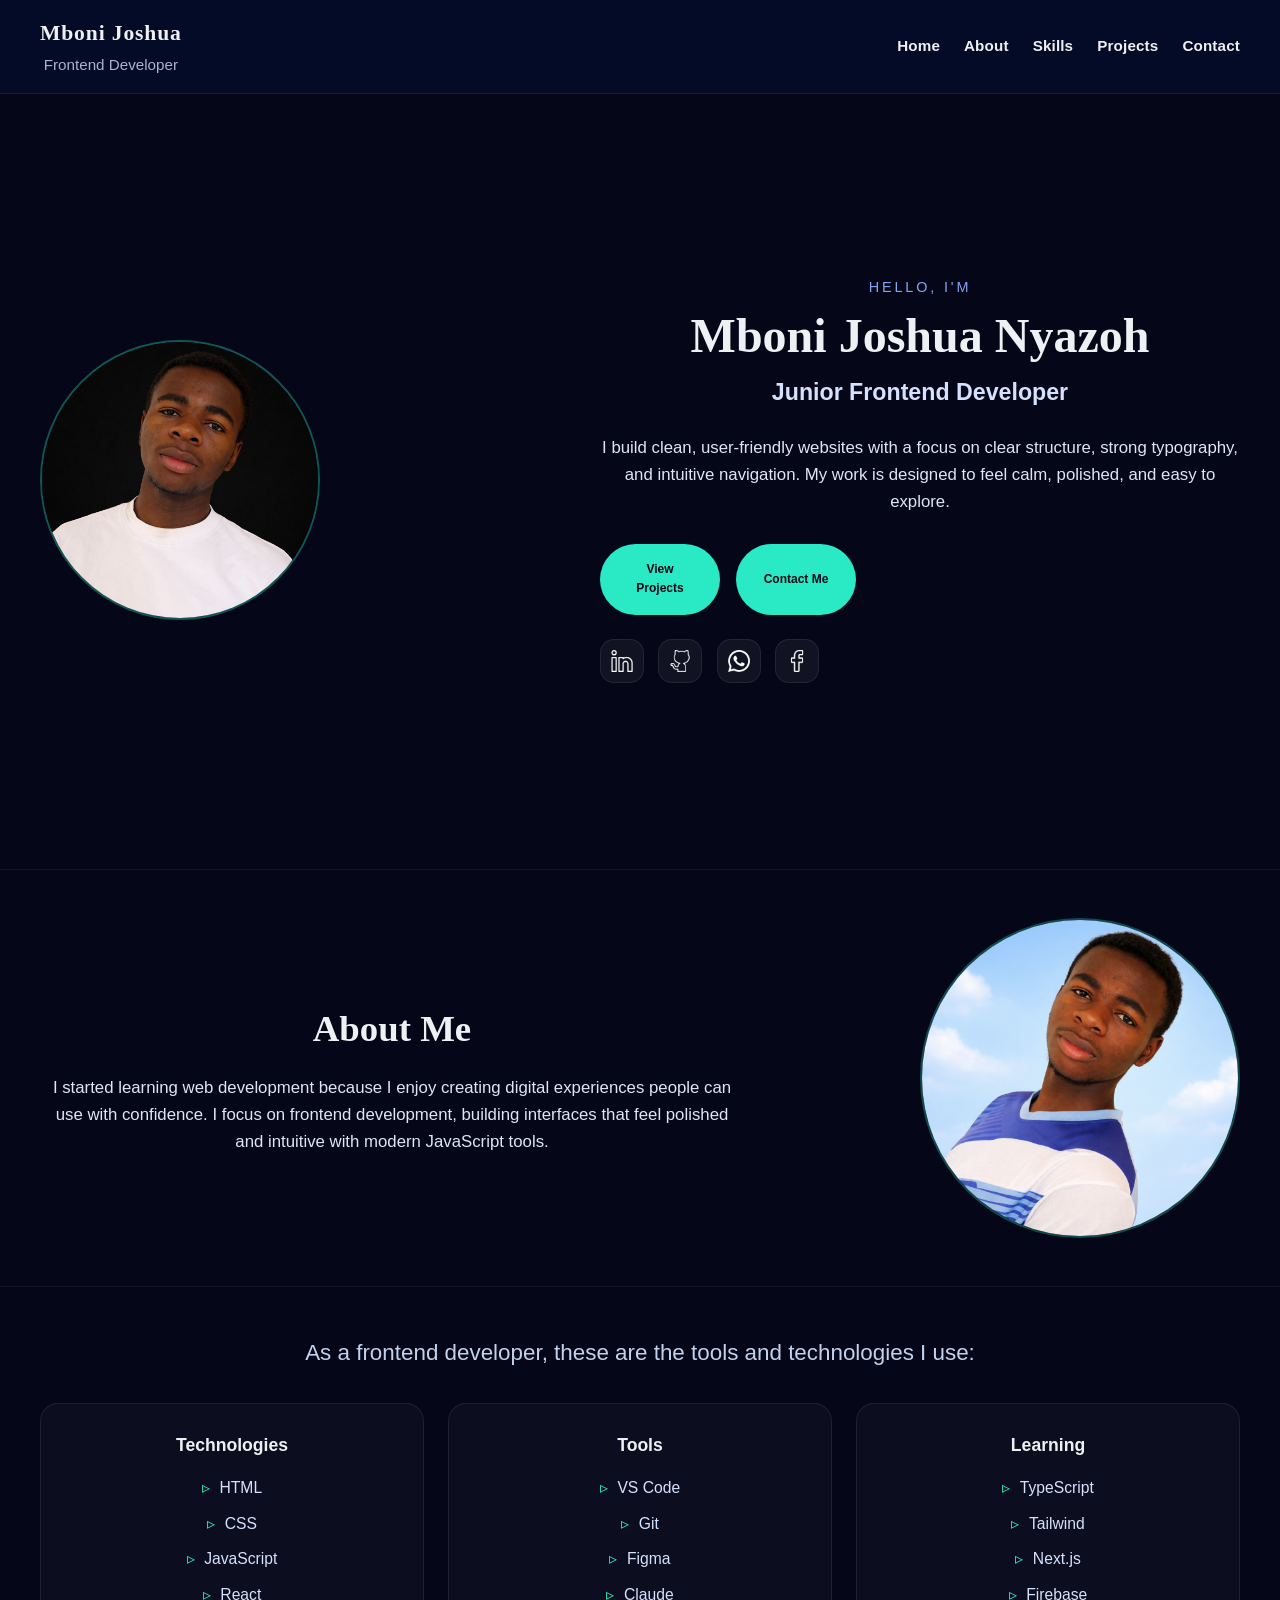
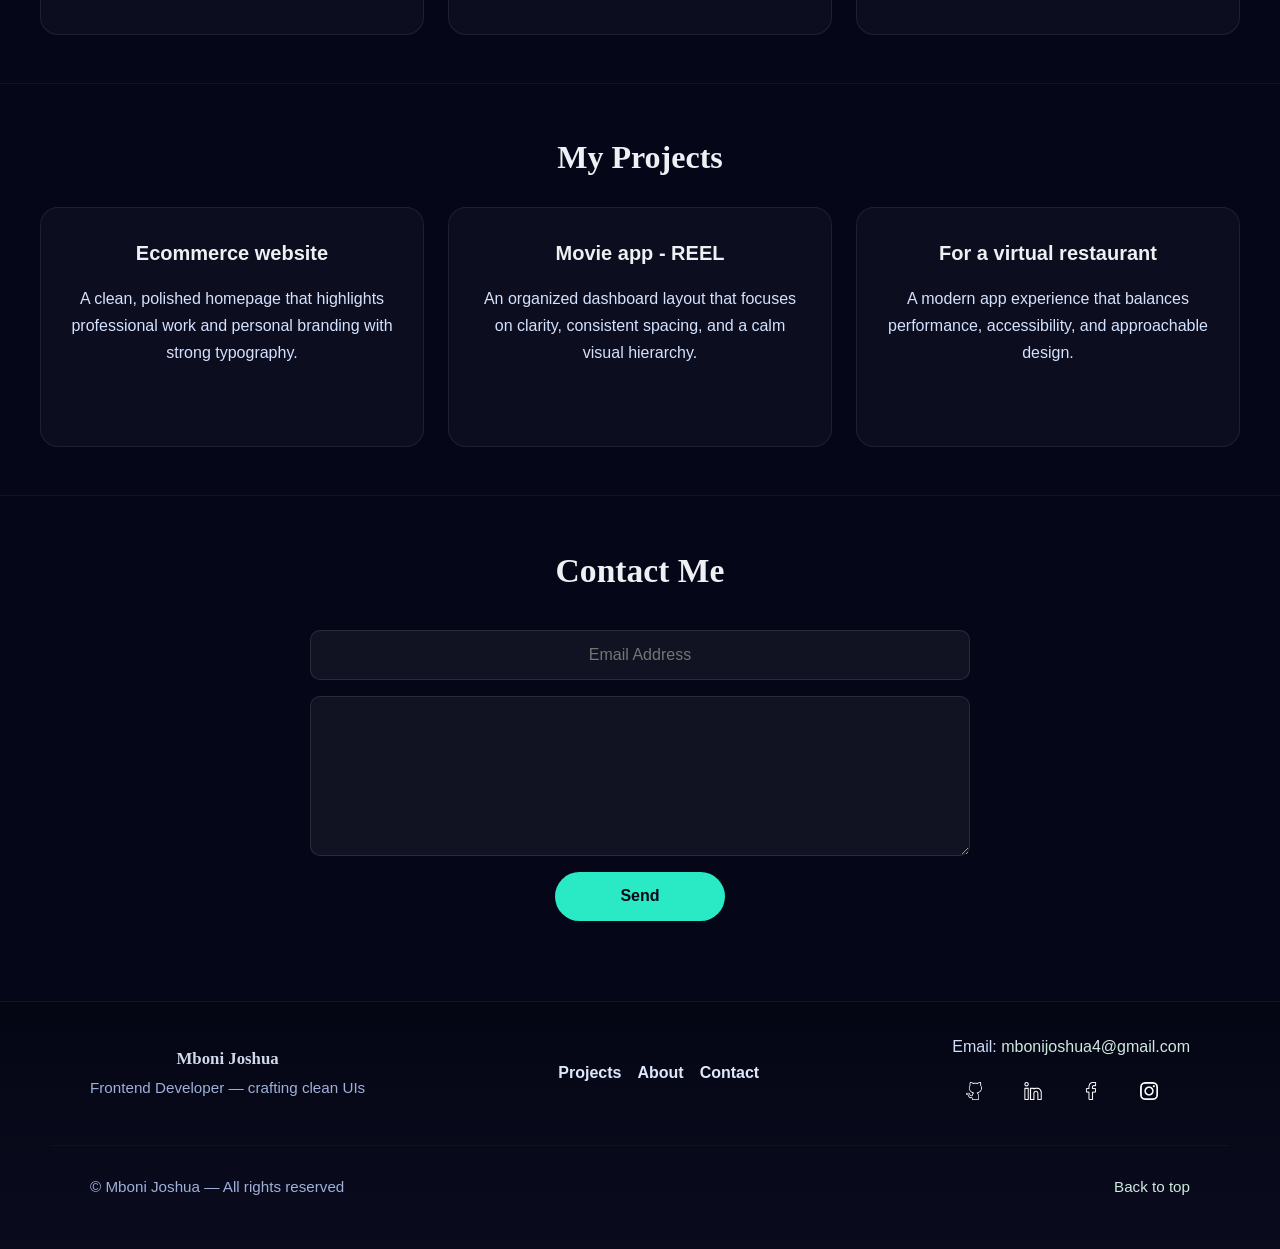
<file: index.html>
<!DOCTYPE html>
<html lang="en">

<head>
    <meta charset="UTF-8">
    <meta name="viewport" content="width=device-width, initial-scale=1.0">
    <title>Mboni Joshua | Portfolio</title>
    <link rel="stylesheet" href="styles.css">
    <link rel="stylesheet" href="media.css">
</head>

<body>
    <header class="navbar-section">
        <div class="brand">
            <h1 class="portfolio">Mboni Joshua</h1>
            <p class="tagline">Frontend Developer</p>
        </div>
        <nav class="navbar-menu" id="primary-navigation">
            <a href="#home">Home</a>
            <a href="#about">About</a>
            <a href="#skills">Skills</a>
            <a href="#projects">Projects</a>
            <a href="#contact">Contact</a>
        </nav>
        <button class="menu-toggle" type="button" aria-label="Open navigation" aria-expanded="false" aria-controls="primary-navigation">
            <span></span>
            <span></span>
            <span></span>
        </button>
    </header>

    <main>
        <section id="home" class="hero">
            <img src="images/photo2.png" class="profile-picture" alt="Portrait of Mboni Joshua">
            <div class="hero-section"> 
                <p class="greeting">Hello, I'm</p>
                <h2 class="hero-title">Mboni Joshua Nyazoh</h2>
                <h3 class="hero-subtitle">Junior Frontend Developer</h3>
                 <p class="hero-copy">I build clean, user-friendly websites with a focus on clear structure,
                     strong typography, and intuitive navigation. My work is designed to feel calm,
                      polished, and easy to explore.
                </p>
                <div class="hero-actions">
                    <a class="cta-button" href="#projects">View Projects</a>
                    <a class="cta-button secondary" href="#contact">Contact Me</a>
                </div>
                <div class="social-media-icons">
                    <a href="https://www.linkedin.com/in/mboni-joshua-aa884939b/" target="_blank"
                        aria-label="LinkedIn"><img src="images/linkedin.png" alt="LinkedIn icon">
                    </a>
                    <a href="https://github.com/mbonijoshua" aria-label="GitHub">
                        <img src="images/github.png" alt="GitHub icon">
                    </a>
                    <a href="https://wa.me/237680159763" aria-label="whatsapp">
                        <img src="images/whatsapp.png" alt="whatsapp icon">
                    </a>
                    <a href="https://web.facebook.com/profile.php?id=61553951050280" aria-label="Facebook">
                        <img src="images/facebook.png" alt="Facebook icon">
                    </a>
                </div>
            </div>
        </section>

        <section id="about" class="about">
            <div class="about-section-info">
                <h4>About Me</h4>
                <p>I started learning web development because I enjoy creating digital experiences people can use with
                    confidence. I focus on frontend development, building interfaces that feel polished and intuitive
                    with modern JavaScript tools.</p>
            </div>
            <div>
                <img src="images/photo1.png" class="second-profile-picture" alt="Working at a computer">
            </div>
        </section>

        <section id="skills" class="skills">
            <p class="section-intro">As a frontend developer, these are the tools and technologies I use:</p>
            <div class="skill-section">
                <div class="skill-card">
                    <h5>Technologies</h5>
                    <ul>
                        <li>HTML</li>
                        <li>CSS</li>
                        <li>JavaScript</li>
                        <li>React</li>
                    </ul>
                </div>
                <div class="skill-card">
                    <h5>Tools</h5>
                    <ul>
                        <li>VS Code</li>
                        <li>Git</li>
                        <li>Figma</li>
                        <li>Claude</li>
                    </ul>
                </div>
                <div class="skill-card">
                    <h5>Learning</h5>
                    <ul>
                        <li>TypeScript</li>
                        <li>Tailwind</li>
                        <li>Next.js</li>
                        <li>Firebase</li>
                    </ul>
                </div>
            </div>
        </section>

        <section id="projects" class="projects">
            <h4>My Projects</h4>
            <div class="project-section">
                <article class="project-card">
                    <h5>Ecommerce website</h5>
                    <p>A clean, polished homepage that highlights professional work and personal branding with strong
                        typography.</p>
                </article>
                <article class="project-card">
                    <h5>Movie app - REEL</h5>
                    <p>An organized dashboard layout that focuses on clarity, consistent spacing, and a calm visual
                        hierarchy.</p>
                </article>
                <article class="project-card">
                    <h5>For a virtual restaurant</h5>
                    <p>A modern app experience that balances performance, accessibility, and approachable design.</p>
                </article>
            </div>
        </section>

        <section class="contact" id="contact">
        <h4>Contact Me</h4>
        <form action="https://formspree.io/f/mojbkbyn" method="POST" class="contact-form">
            <label class="input-row">
                <input type="email" name="email" placeholder="Email Address" required>
            </label>
            <label class="input-row">
                <textarea name="message" cols="1" rows="6" placeholder="Your message"> </textarea>
            </label>
            <!-- your other form fields go here -->
            <button type="submit" class="btn">Send</button>
    </form>

        </section>
        <footer class="site-footer">
            <div class="footer-inner">
                <div class="footer-brand">
                    <h5>Mboni Joshua</h5>
                    <p class="footer-tag">Frontend Developer — crafting clean UIs</p>
                </div>

                <nav class="footer-nav" aria-label="Footer navigation">
                    <a href="#projects">Projects</a>
                    <a href="#about">About</a>
                    <a href="#contact">Contact</a>
                </nav>

                <div class="footer-contact">
                    <p>Email: <a href="mailto:youremail@example.com">mbonijoshua4@gmail.com</a></p>
                    <div class="social-media-icons footer-social">
                        <a href="https://github.com/mbonijoshua" target="_blank" aria-label="GitHub">
                            <img src="images/github.png" alt="GitHub">
                        </a>
                        <a href="https://www.linkedin.com/in/mboni-joshua-aa884939b" target="_blank"
                            aria-label="LinkedIn">
                            <img src="images/linkedin.png" alt="LinkedIn">
                        </a>
                        <a href="#" aria-label="Facebook">
                            <img src="images/facebook.png" alt="Facebook">
                        </a>
                        <a href="#" aria-label="Instagram">
                            <img src="images/instagram.png" alt="Instagram">
                        </a>
                    </div>
                </div>
            </div>

            <div class="footer-bottom">
                <p>&copy; Mboni Joshua — All rights reserved</p>
                <a href="#home" class="back-to-top">Back to top</a>
            </div>
        </footer>

    <script>
        const menuToggle = document.querySelector('.menu-toggle');
        const navbarMenu = document.querySelector('.navbar-menu');

        menuToggle.addEventListener('click', () => {
            const isOpen = navbarMenu.classList.toggle('is-open');
            menuToggle.setAttribute('aria-expanded', isOpen);
            menuToggle.setAttribute('aria-label', isOpen ? 'Close navigation' : 'Open navigation');
        });

        navbarMenu.querySelectorAll('a').forEach((link) => {
            link.addEventListener('click', () => {
                navbarMenu.classList.remove('is-open');
                menuToggle.setAttribute('aria-expanded', 'false');
                menuToggle.setAttribute('aria-label', 'Open navigation');
            });
        });
    </script>
</body>

</html>
</file>
<file: styles.css>
body {
    margin: 0;
    padding: 0;
    min-height: 100vh;
    min-width: 0;
    background: #050617;
    color: #eef0f3;
    font-family: "Segoe UI", Tahoma, Geneva, Verdana, sans-serif;
    line-height: 1.6;
    overflow-x: hidden;
}

* {
    text-align: center;
}

html {
    scroll-behavior: smooth;
}

*, *::before, *::after {
    box-sizing: border-box;
}

img {
    display: block;
    max-width: 100%;
}

header.navbar-section {
    position: fixed;
    top: 0;
    left: 0;
    right: 0;
    display: flex;
    justify-content: space-between;
    align-items: center;
    padding: 1rem 2.5rem;
    background: rgba(5, 12, 40, 0.96);
    border-bottom: 1px solid rgba(255, 255, 255, 0.08);
    z-index: 1000;
}

.brand {
    display: flex;
    flex-direction: column;
    gap: 0.15rem;
}

.portfolio {
    margin: 0;
    font-size: 1.35rem;
    letter-spacing: 0.04em;
    font-family: "Georgia", "Times New Roman", serif;
}

.tagline {
    margin: 0;
    font-size: 0.95rem;
    color: #a9b3c9;
}

.navbar-menu {
    display: flex;
    gap: 1.5rem;
    font-size: 0.95rem;
}

.menu-toggle {
    display: none;
    width: 44px;
    height: 44px;
    padding: 0.65rem;
    border: 1px solid rgba(255, 255, 255, 0.12);
    border-radius: 10px;
    background: transparent;
    cursor: pointer;
}

.menu-toggle span {
    display: block;
    height: 2px;
    margin: 4px 0;
    background: #eef0f3;
}

.navbar-menu a {
    color: #eef0f3;
    text-decoration: none;
    font-weight: 600;
    letter-spacing: 0.01em;
}

.navbar-menu a:hover,
.navbar-menu a:focus {
    color: #29eac4;
}

main {
    margin: 0 auto;
    max-width: 100%;
    padding-top: 90px;
}

section {
    padding: 3rem 2.5rem;
    border-bottom: 1px solid rgba(255, 255, 255, 0.05);
}

section:last-of-type {
    border-bottom: none;
}

.hero {
    display: flex;
    justify-content: space-between;
    align-items: center;
    gap: 2rem;
    min-height: calc(100vh - 120px);
    padding-top: 3rem;
}

.profile-picture {
    width: 280px;
    height: 280px;
    border-radius: 50%;
    object-fit: cover;
    border: 2px solid rgba(41, 234, 196, 0.35);
}

.hero-section {
    max-width: 640px;
}

.greeting {
    margin: 0 0 0.75rem 0;
    font-size: 0.9rem;
    letter-spacing: 0.2em;
    color: #84a5f3;
    text-transform: uppercase;
}

.hero-title {
    margin: 0;
    font-size: 3rem;
    line-height: 1.05;
    font-family: "Georgia", "Times New Roman", serif;
}

.hero-subtitle {
    margin: 0.8rem 0 1.5rem 0;
    font-size: 1.45rem;
    color: #d4e2ff;
    font-weight: 600;
}

.hero-copy {
    margin: 0 0 1.75rem 0;
    font-size: 1.05rem;
    color: #dfe6f2;
    max-width: 44rem;
}

.hero-actions {
    display: flex;
    gap: 1rem;
    flex-wrap: wrap;
    margin-bottom: 1.5rem;
}

.cta-button {
    display: inline-flex;
    align-items: center;
    justify-content: center;
    width: 120px;
    padding: 0.95rem 1.3rem;
    border-radius: 999px;
    border: 1px solid transparent;
    background: #29eac4;
    color: #050617;
    font-size: 12px;
    font-weight: 700;
    text-decoration: none;
    transition: 0.2s;
}

.cta-button:hover,
.cta-button:focus {
    background: rgba(255, 255, 255, 0.08);
    color: #29eac4;
    border-color: rgba(41, 234, 196, 0.25);
}

.social-media-icons {
    display: flex;
    gap: 0.9rem;
    align-items: center;
}

.social-media-icons a {
    display: inline-flex;
    width: 44px;
    height: 44px;
    align-items: center;
    justify-content: center;
    background: rgba(255, 255, 255, 0.05);
    border-radius: 14px;
    border: 1px solid rgba(255, 255, 255, 0.08);
}

.social-media-icons img {
    width: 22px;
    filter: invert(100%);
}

.about {
    display: flex;
    justify-content: space-between;
    align-items: center;
    gap: 2rem;
}

.about-section-info h4 {
    margin: 0 0 1rem 0;
    font-size: 2.3rem;
    font-family: "Georgia", "Times New Roman", serif;
}

.about-section-info p {
    margin: 0;
    font-size: 1.05rem;
    color: #dfe6f2;
    max-width: 44rem;
}

.second-profile-picture {
    width: 320px;
    height: 320px;
    object-fit: cover;
    border-radius: 50%;
    border: 2px solid rgba(41, 234, 196, 0.3);
}

.skills .section-intro {
    margin: 0 0 2rem 0;
    font-size: 1.4rem;
    color: #c2d2ee;
}

.skill-section {
    display: flex;
    gap: 1.5rem;
    justify-content: space-between;
}

.skill-card {
    flex: 1;
    min-width: 200px;
    padding: 1.7rem 1.8rem;
    background: rgba(255, 255, 255, 0.03);
    border: 1px solid rgba(255, 255, 255, 0.08);
    border-radius: 18px;
}

.skill-card h5 {
    margin: 0 0 1rem 0;
    font-size: 1.1rem;
    font-weight: 700;
    color: #eef0f3;
}

.skill-card ul {
    margin: 0;
    padding: 0;
    list-style: none;
    display: grid;
    gap: 0.65rem;
    color: #d4e2ff;
    font-size: 0.98rem;
}

.skill-card li::before {
    content: "▹";
    margin-right: 0.6rem;
    color: #29eac4;
}

.projects h4 {
    margin: 0 0 1.5rem 0;
    font-size: 2rem;
    font-family: "Georgia", "Times New Roman", serif;
}

.project-section {
    display: flex;
    gap: 1.5rem;
    justify-content: space-between;
}

.project-card {
    flex: 1;
    min-height: 240px;
    padding: 1.8rem;
    background: rgba(255, 255, 255, 0.03);
    border: 1px solid rgba(255, 255, 255, 0.08);
    border-radius: 18px;
}

.project-card h5 {
    margin: 0 0 1rem 0;
    font-size: 1.25rem;
}

.project-card p {
    margin: 0;
    color: #d4e2ff;
    line-height: 1.7;
}

.contact {
    text-align: center;
}

.contact h4 {
    margin: 0 0 2rem 0;
    font-size: 2.1rem;
    font-family: "Georgia", "Times New Roman", serif;
}

.contact-form {
    display: flex;
    flex-direction: column;
    align-items: center;
    gap: 1rem;
}

.input-row {
    display: flex;
    gap: 1rem;
    width: 100%;
    justify-content: center;
    flex-wrap: wrap;
}

.input-row input,
.input-row textarea {
    width: min(100%, 660px);
    max-width: 100%;
    min-width: 0;
    background: rgba(255, 255, 255, 0.05);
    border: 1px solid rgba(255, 255, 255, 0.1);
    border-radius: 10px;
    color: #eef0f3;
    padding: 0.95rem 1rem;
    font-size: 1rem;
}

textarea {
    width: 100%;
    max-width: 100%;
    min-width: 0;
    resize: vertical;
    height: 160px;
}

.btn {
    width: 170px;
    padding: 0.95rem 1.2rem;
    border: none;
    border-radius: 999px;
    background: #29eac4;
    color: #050617;
    font-size: 1rem;
    font-weight: 700;
    cursor: pointer;
}

.btn:hover,
.btn:focus {
    background: rgba(255, 255, 255, 0.18);
    color: #29eac4;
}

/* Footer */
.site-footer {
    background: linear-gradient(180deg, rgba(5,6,20,0.96), rgba(10,12,30,0.96));
    color: #cfd9ea;
    margin-top: 2rem;
    border-top: 1px solid rgba(255,255,255,0.04);
}

.site-footer .footer-inner {
    max-width: 1180px;
    margin: 0 auto;
    display: flex;
    justify-content: space-between;
    gap: 1.5rem;
    padding: 2rem 2.5rem;
    align-items: center;
}

.footer-brand h5 {
    margin: 0 0 0.25rem 0;
    font-family: "Georgia", "Times New Roman", serif;
    font-size: 1.05rem;
}
.footer-tag {
    margin: 0;
    color: #9fb0d9;
    font-size: 0.95rem;
}

.footer-nav {
    display: flex;
    gap: 1rem;
}
.footer-nav a {
    color: #dfe8fb;
    text-decoration: none;
    font-weight: 600;
}
.footer-nav a:hover { color: #29eac4; }

.footer-contact p { margin: 0 0 0.6rem 0; color: #d0def7; }
.footer-contact a { color: #cfe9df; text-decoration: none; }
.footer-contact a:hover { color: #29eac4; }

.footer-social a { background: transparent; border: none; padding: 6px; }
.footer-social img { width: 18px; filter: invert(100%); }

.footer-bottom {
    max-width: 1180px;
    margin: 0 auto;
    display: flex;
    justify-content: space-between;
    align-items: center;
    padding: 0.85rem 2.5rem 2.2rem 2.5rem;
    color: #9fb0d9;
    font-size: 0.95rem;
    border-top: 1px solid rgba(255,255,255,0.03);
}
.back-to-top { color: #cfe9df; text-decoration: none; }
.back-to-top:hover { color: #29eac4; }
</file>
<file: media.css>
@media(max-width: 70rem) {
    .profile-picture {
        margin-right: 20px;
    }
}

@media(max-width: 60rem) {
    header.navbar-section {
        padding: 1rem 1rem;
    }

    .navbar-menu {
        flex-wrap: wrap;
        justify-content: center;
        gap: 1rem;
    }

    .hero {
        flex-direction: column;
        align-items: center;
        text-align: center;
        min-height: auto;
        padding-top: 2rem;
    }

    section {
        padding-right: 1.25rem;
        padding-left: 1.25rem;
    }

    .about,
    .skill-section,
    .project-section {
        gap: 1rem;
    }

    .hero-section {
        max-width: 100%;
        padding: 0 1rem;
    }

    .hero-title,
    h4 {
        font-size: 2.2rem;
    }

    .hero-copy {
        font-size: 0.98rem;
        max-width: 100%;
        margin: 0 auto 1.5rem;
        padding: 0 1rem;
    }

    .profile-picture,
    .second-profile-picture {
        width: 220px;
        height: 220px;
        border-radius: 50%;
        margin: 0 auto;
    }

    .hero-actions,
    .social-media-icons {
        justify-content: center;
        margin: 0 auto;
    }
}

@media(max-width: 43.8rem) {
    header.navbar-section {
        padding: 0.9rem 1rem;
    }

    .menu-toggle {
        display: block;
        flex: 0 0 auto;
    }

    .navbar-menu {
        display: none;
        position: absolute;
        top: 100%;
        left: 0;
        right: 0;
        flex-direction: column;
        gap: 0;
        padding: 0.5rem 1rem 1rem;
        background: rgba(5, 12, 40, 0.98);
        border-bottom: 1px solid rgba(255, 255, 255, 0.08);
    }

    .navbar-menu.is-open {
        display: flex;
    }

    .navbar-menu a {
        padding: 0.75rem 0;
    }

    .hero,
    .about {
        display: grid;
        grid-template-columns: 1fr;
        gap: 1.75rem;
        text-align: center;
        padding-top: 1.5rem;
    }

    .hero-section,
    .about-section-info {
        width: 100%;
    }

    .hero-copy,
    .about-section-info p {
        margin: 0 auto;
        max-width: 100%;
        padding: 0 1rem;
    }

    .hero-title {
        overflow-wrap: anywhere;
    }

    .profile-picture,
    .second-profile-picture {
        margin: 0 auto;
        width: min(220px, 100%);
        height: auto;
    }

    .hero-actions,
    .social-media-icons {
        justify-content: center;
        margin: 0 auto;
    }

    .project-section {
        display: grid;
        gap: 1rem;
    }

    .skill-section {
        display: grid;
        grid-template-columns: minmax(0, 1fr);
        gap: 1rem;
    }

    .skill-card {
        min-width: 0;
        width: min(100%, 22rem);
        justify-self: center;
    }

    .project-card {
        min-height: auto;
        padding: 1.25rem;
    }

    .project-card p {
        font-size: 0.95rem;
        line-height: 1.4;
    }

    .section-intro {
        text-align: center;
        padding: 0 1rem;
    }

    .contact-form {
        display: flex;
        flex-direction: column;
        gap: 1rem;
        max-width: 34rem;
        margin: 0 auto;
        padding: 0 1rem;
    }

    .input-row input,
    .input-row textarea {
        width: 100%;
        padding: 0.95rem 1rem;
        border-radius: 16px;
        border: 1px solid rgba(255, 255, 255, 0.12);
        background: rgba(255, 255, 255, 0.05);
        color: #eef0f3;
        font: inherit;
        resize: vertical;
    }

    .btn {
        width: 100%;
        max-width: 280px;
        margin: 0 auto;
    }

    .footer-inner {
        display: flex;
        flex-wrap: wrap;
        justify-content: center;
        gap: 1.5rem;
        text-align: center;
    }

    .footer-nav {
        flex-wrap: wrap;
        justify-content: center;
        gap: 0.75rem;
    }

    .footer-bottom {
        display: flex;
        flex-direction: column;
        gap: 0.5rem;
        align-items: center;
        text-align: center;
    }
}

@media(max-width: 20rem) {
    section {
        padding: 1.2rem 0.8rem;
    }

    header.navbar-section {
        padding: 0.7rem 0.8rem;
    }

    .brand .portfolio {
        font-size: 1.1rem;
    }

    .tagline,
    .greeting,
    .hero-subtitle,
    .skill-card h5,
    .project-card h5,
    .footer-tag,
    .footer-contact p {
        font-size: 0.85rem;
    }

    .hero-title {
        font-size: 1.8rem;
    }

    .about-section-info h4,
    .projects h4,
    .contact h4 {
        font-size: 1.4rem;
    }

    .hero-copy,
    .about-section-info p,
    .project-card p {
        font-size: 0.9rem;
    }

    .profile-picture,
    .second-profile-picture {
        width: 140px;
        height: 140px;
    }

    .social-media-icons {
        gap: 0.5rem;
    }

    .social-media-icons a {
        width: 34px;
        height: 34px;
    }

    .social-media-icons img {
        width: 16px;
    }

    .cta-button,
    .btn {
        width: 100%;
        padding: 0.75rem 0.9rem;
        font-size: 0.85rem;
    }

    .project-card,
    .skill-card {
        padding: 1rem;
    }

    .contact-form {
        gap: 0.75rem;
    }

    .footer-inner {
        padding: 1.2rem 0.8rem;
    }

    .footer-bottom {
        padding: 0.6rem 0.8rem 0.8rem;
    }
}
</file>
